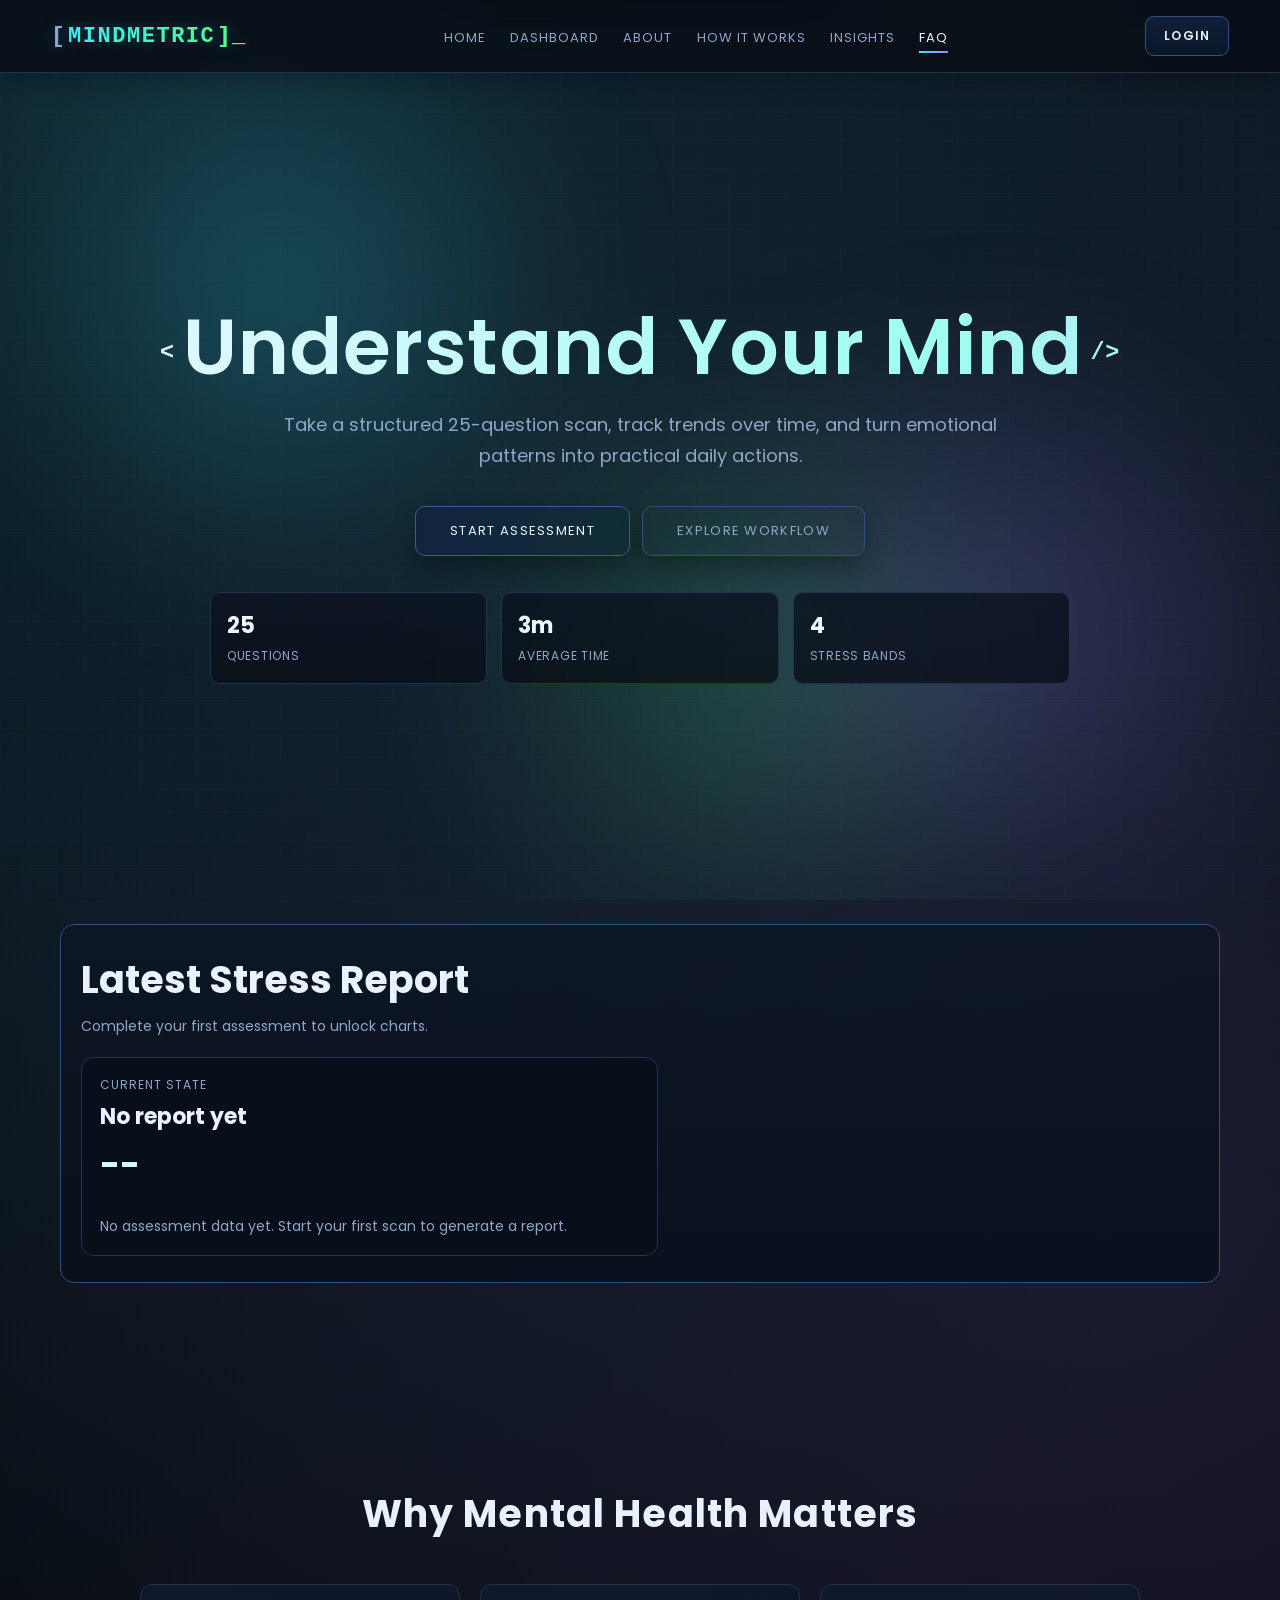
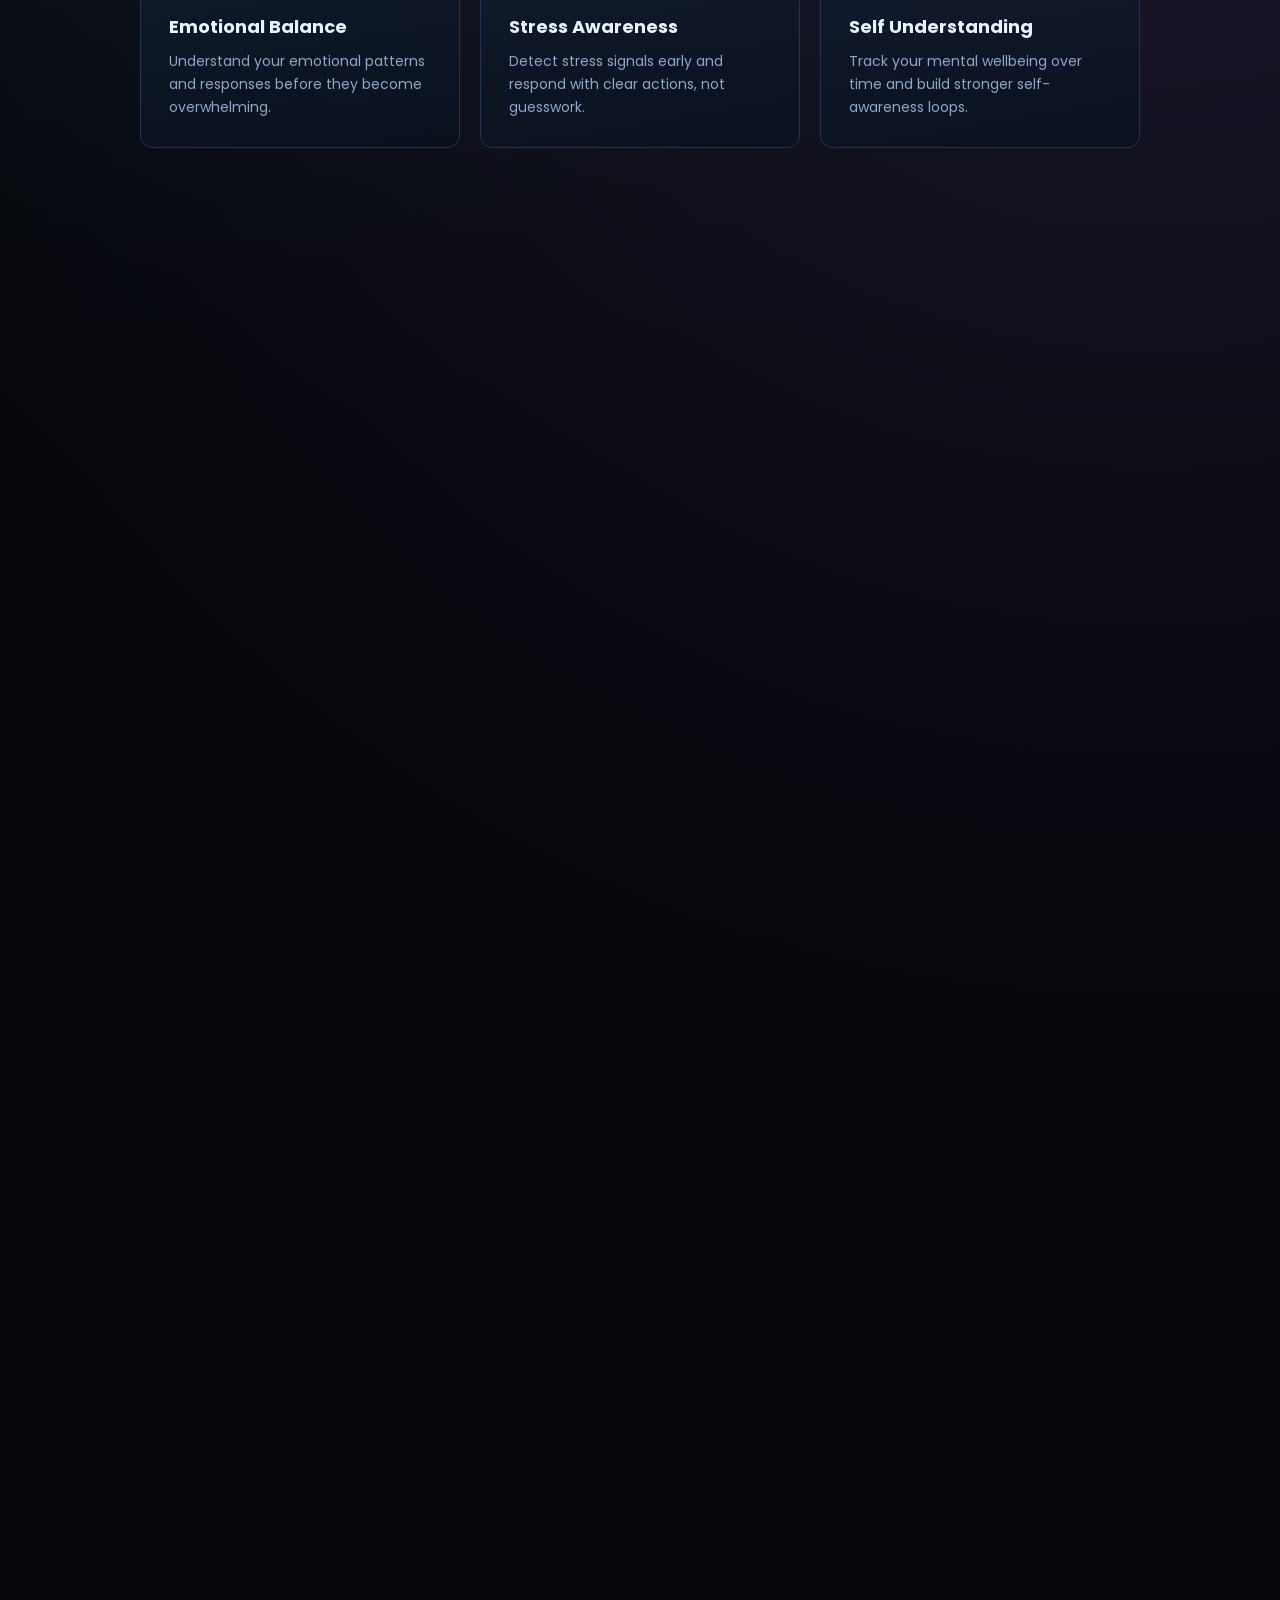
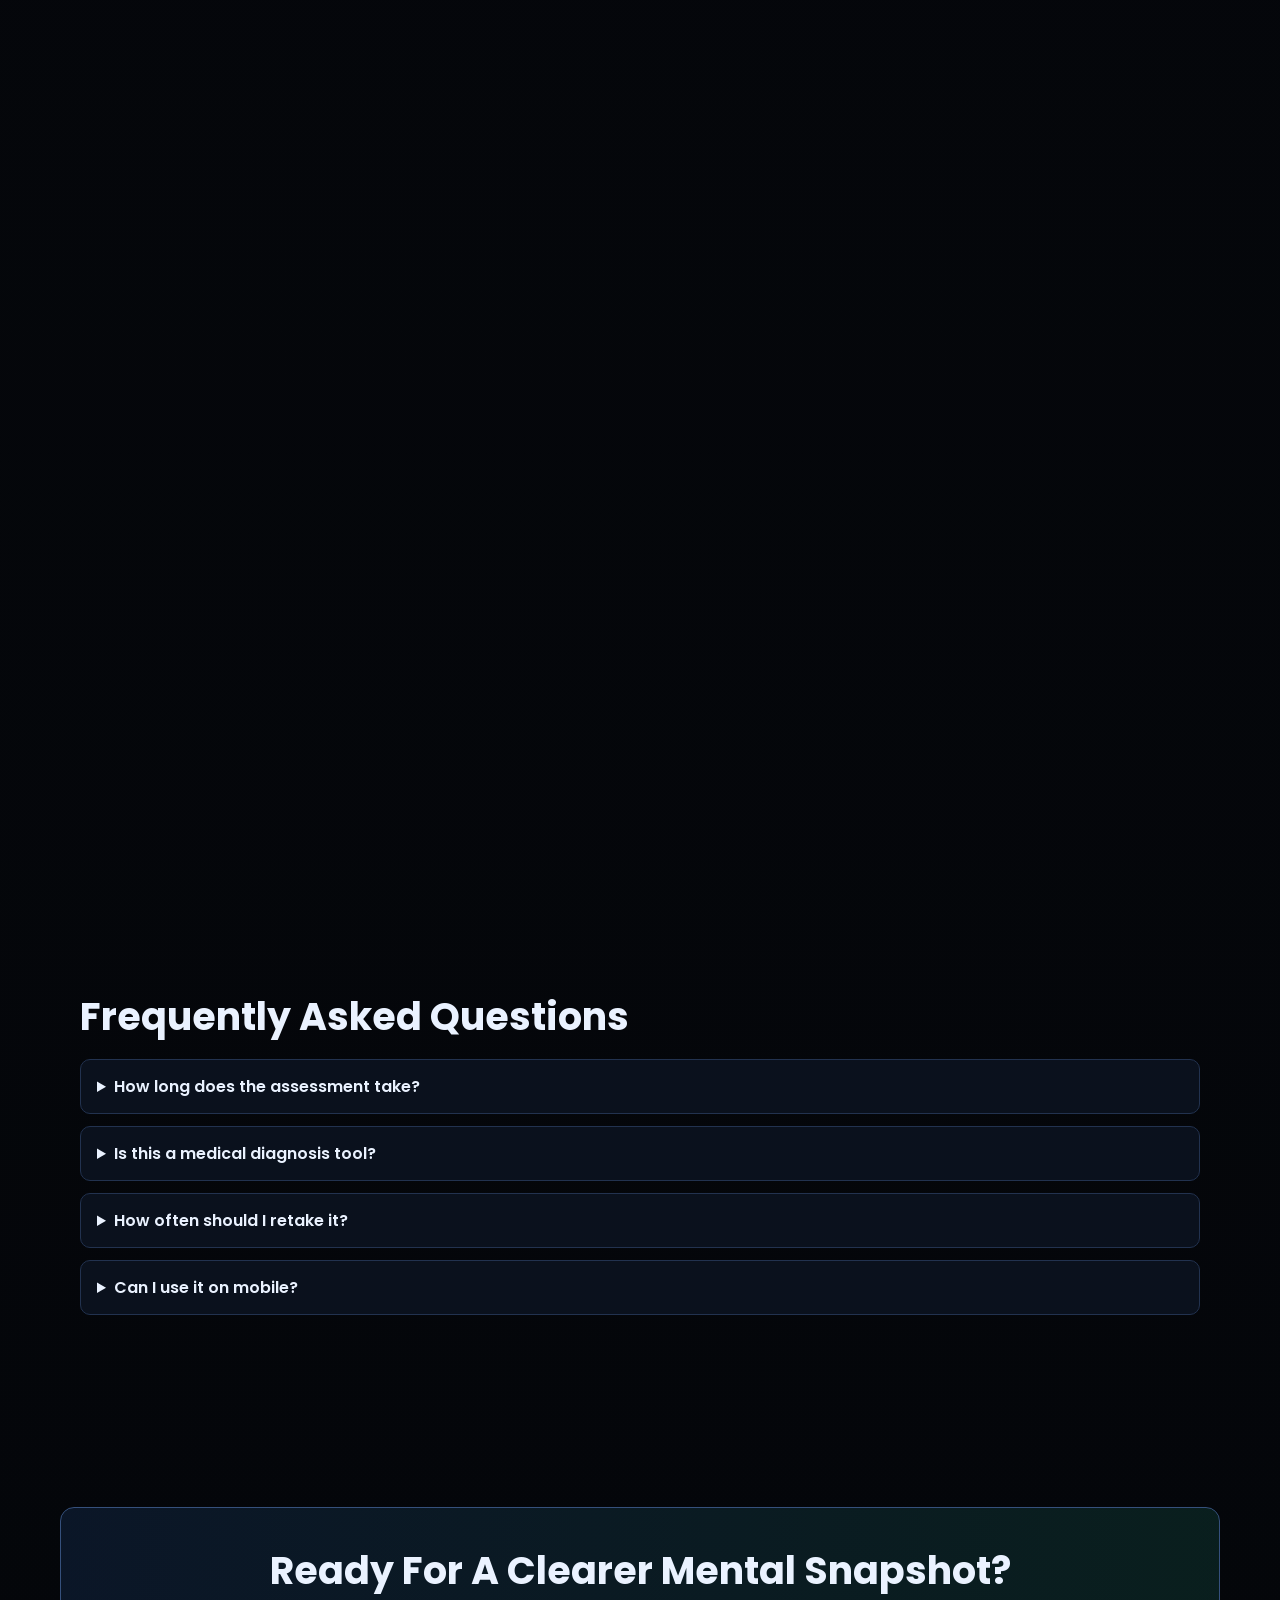
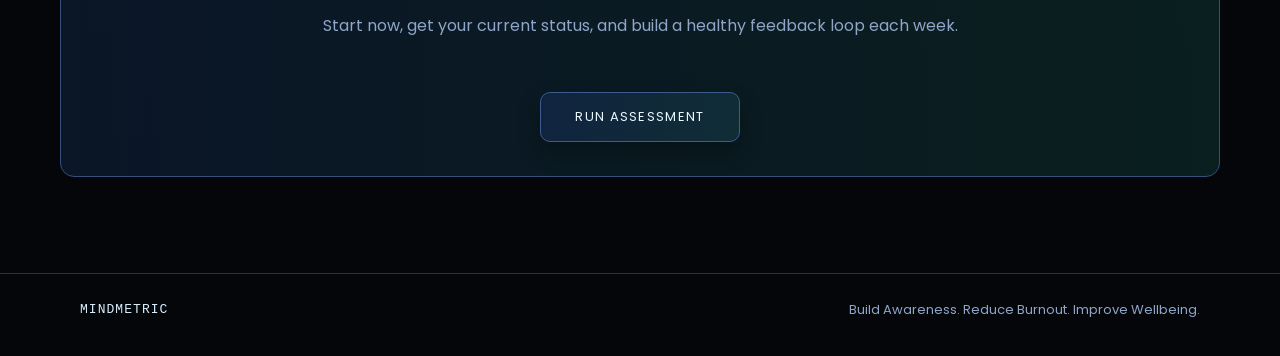
<file: index.html>
﻿<!DOCTYPE html>
<html lang="en">
<head>
<meta charset="UTF-8">
<meta name="viewport" content="width=device-width, initial-scale=1.0">
<title>MindMetric</title>
<link rel="stylesheet" href="css/style.css">
<link href="https://fonts.googleapis.com/css2?family=Poppins:wght@300;400;600&display=swap" rel="stylesheet">
</head>
<body>
<nav class="navbar">
<div class="logo">MindMetric</div>

<button id="navToggle" class="nav-toggle" type="button" aria-label="Toggle menu" aria-expanded="false" aria-controls="navMenu">
&#9776;
</button>

<ul class="nav-links" id="navMenu">
<li><a href="index.html">Home</a></li>
<li><a href="#dashboard">Dashboard</a></li>
<li><a href="#about">About</a></li>
<li><a href="#how">How It Works</a></li>
<li><a href="#insights">Insights</a></li>
<li><a href="#faq">FAQ</a></li>
</ul>

<div class="nav-right">
<button id="loginBtn" onclick="window.location.href='login.html'">Login</button>

<img src="images/login-icon-bw.svg"
class="profile-icon"
id="profileIcon"
alt="Open profile menu"
tabindex="0"
role="button"
onclick="toggleMenu()"
onkeydown="if(event.key==='Enter' || event.key===' '){event.preventDefault();toggleMenu();}">

<div id="dropdown" class="dropdown">
<button type="button" class="dropdown-item" onclick="logout()">Logout</button>
</div>

</div>
</nav>

<section class="hero">
<div class="blob blob1"></div>
<div class="blob blob2"></div>
<div class="blob blob3"></div>

<h1 class="hero-title">Understand Your Mind</h1>

<p class="hero-subtitle">
Take a structured 25-question scan, track trends over time, and turn emotional patterns into practical daily actions.
</p>

<div class="hero-actions">
<button class="cta-button" onclick="startAssessment()">Start Assessment</button>
<button class="cta-button ghost" onclick="window.location.href='#how'">Explore Workflow</button>
</div>

<div class="hero-mini-stats reveal">
<div class="mini-stat"><strong>25</strong><span>Questions</span></div>
<div class="mini-stat"><strong>3m</strong><span>Average Time</span></div>
<div class="mini-stat"><strong>4</strong><span>Stress Bands</span></div>
</div>
</section>
<section class="home-report reveal" id="dashboard">
<div class="section-shell home-report-shell">
<div class="home-report-head">
<h2>Latest Stress Report</h2>
<p id="homeTaken">Complete your first assessment to unlock charts.</p>
</div>

<div class="home-report-grid">
<div class="home-report-main">
<div class="home-state-wrap">
<span class="home-state-label">Current State</span>
<h3 id="homeState">No report yet</h3>
<strong id="homeScore">--</strong>
</div>
<div id="homeStressBars" class="home-stress-bars"></div>
<p id="homeReportEmpty" class="home-report-empty">No assessment data yet. Start your first scan to generate a report.</p>
</div>

<div class="home-trend-card" id="homeTrendWrap">
<h4>Recent Trend</h4>
<svg viewBox="0 0 460 150" preserveAspectRatio="none" aria-label="Recent stress trend">
<line x1="16" y1="18" x2="16" y2="134"></line>
<line x1="16" y1="134" x2="444" y2="134"></line>
<path id="homeTrendPath" d="" class="home-trend-path"></path>
</svg>
<div class="home-trend-scale">
<span>Low</span>
<span>Moderate</span>
<span>High</span>
<span>Critical</span>
</div>
</div>
</div>
</div>
</section>
<section class="features reveal" id="about">
<h2>Why Mental Health Matters</h2>
<div class="feature-cards reveal">
<div class="card">
<h3>Emotional Balance</h3>
<p>Understand your emotional patterns and responses before they become overwhelming.</p>
</div>

<div class="card">
<h3>Stress Awareness</h3>
<p>Detect stress signals early and respond with clear actions, not guesswork.</p>
</div>

<div class="card">
<h3>Self Understanding</h3>
<p>Track your mental wellbeing over time and build stronger self-awareness loops.</p>
</div>
</div>
</section>

<section class="workflow reveal" id="how">
<div class="section-shell">
<h2>How MindMetric Works</h2>
<p class="section-subtitle">A developer-style pipeline for personal wellbeing: input, analysis, score, action.</p>

<div class="workflow-grid">
<article class="flow-card">
<span class="flow-index">01</span>
<h3>Input Capture</h3>
<p>Answer behavior-based prompts covering mood, sleep, focus, and social load.</p>
</article>

<article class="flow-card">
<span class="flow-index">02</span>
<h3>Signal Processing</h3>
<p>Responses are weighted to map your current pressure level and emotional stability.</p>
</article>

<article class="flow-card">
<span class="flow-index">03</span>
<h3>Outcome Band</h3>
<p>Get a clear state: Healthy, Moderate Stress, High Stress, or Critical.</p>
</article>

<article class="flow-card">
<span class="flow-index">04</span>
<h3>Action Loop</h3>
<p>Use the result as a checkpoint, then reassess periodically to monitor trend direction.</p>
</article>
</div>
</div>
</section>

<section class="numbers reveal" id="insights">
<div class="section-shell">
<h2>Platform Snapshot</h2>
<div class="numbers-grid">
<div class="number-card">
<h3>98%</h3>
<p>Users complete the full assessment in one session.</p>
</div>
<div class="number-card">
<h3>2.8 min</h3>
<p>Median completion time on mobile and desktop combined.</p>
</div>
<div class="number-card">
<h3>Weekly</h3>
<p>Recommended reassessment interval for meaningful trend tracking.</p>
</div>
<div class="number-card">
<h3>Actionable</h3>
<p>Result labels are intentionally simple for fast real-world decision making.</p>
</div>
</div>
</div>
</section>

<section class="insight-panels reveal">
<div class="section-shell two-col">
<div class="panel-block">
<h2>What You Can Learn</h2>
<ul class="insight-list">
<li><span>Pattern Drift</span><p>See whether stress is stable, rising, or improving week-to-week.</p></li>
<li><span>Risk Windows</span><p>Identify periods where workload and emotional strain overlap.</p></li>
<li><span>Recovery Signals</span><p>Track small positive changes before burnout symptoms disappear completely.</p></li>
<li><span>Personal Baseline</span><p>Build your own normal range instead of comparing with generic averages.</p></li>
</ul>
</div>

<div class="panel-block terminal">
<h3>Sample Status Feed</h3>
<pre><code>[mindmetric] session_id: MM-0421
[mindmetric] mode: weekly-check
[mindmetric] score: 46%
[mindmetric] state: Moderate Stress
[mindmetric] trend: +6% (7 days)
[mindmetric] recommendation: recovery-block + sleep hygiene</code></pre>
</div>
</div>
</section>

<section class="india-stats reveal" id="india-stats">
<div class="section-shell">
<h2>Stress In India: Quick Stats</h2>
<div class="testimonials-grid">
<article class="quote-card stat-card">
<h3>1 in 7 People</h3>
<p>In 2017, an estimated <strong>197.3 million</strong> people in India were living with mental disorders.</p>
<span class="stat-source">Source: Lancet Psychiatry (GBD 1990-2017), published February 2020</span>
</article>

<article class="quote-card stat-card">
<h3>10.6% Current Morbidity</h3>
<p>India's National Mental Health Survey (2015-16) estimated <strong>10.6%</strong> current mental morbidity and <strong>13.7%</strong> lifetime morbidity.</p>
<span class="stat-source">Source: NMHS 2015-16 (MoHFW/NIMHANS)</span>
</article>

<article class="quote-card stat-card">
<h3>1,70,924 Suicides (2022)</h3>
<p>NCRB recorded <strong>1,70,924</strong> suicides in 2022, with an all-India suicide rate of <strong>12.4 per lakh</strong>.</p>
<span class="stat-source">Source: NCRB ADSI 2022, Chapter 2</span>
</article>

<article class="quote-card stat-card">
<h3>Student Stress Signal</h3>
<p>Students accounted for <strong>7.6%</strong> of suicide deaths in 2022, i.e., <strong>13,044</strong> student suicides.</p>
<span class="stat-source">Source: NCRB ADSI 2022, profession-wise distribution</span>
</article>

<article class="quote-card stat-card">
<h3>Help-Seeking Is Rising</h3>
<p>Tele-MANAS handled <strong>34.34 lakh+</strong> calls since launch (October 10, 2022) up to March 3, 2026.</p>
<span class="stat-source">Source: PIB MoHFW update dated March 23, 2026</span>
</article>

<article class="quote-card stat-card">
<h3>Top Recorded Causes</h3>
<p>In 2022, the two largest recorded causes of suicide were <strong>family problems (31.7%)</strong> and <strong>illness (18.4%)</strong>.</p>
<span class="stat-source">Source: NCRB ADSI 2022 cause-wise analysis</span>
</article>
</div>
</div>
</section>

<section class="faq reveal" id="faq">
<div class="section-shell">
<h2>Frequently Asked Questions</h2>
<div class="faq-list">
<details>
<summary>How long does the assessment take?</summary>
<p>Most users finish in 2 to 4 minutes.</p>
</details>
<details>
<summary>Is this a medical diagnosis tool?</summary>
<p>No. It is a wellness screening and reflection tool, not a clinical diagnosis platform.</p>
</details>
<details>
<summary>How often should I retake it?</summary>
<p>Weekly is a strong default for trend visibility without fatigue.</p>
</details>
<details>
<summary>Can I use it on mobile?</summary>
<p>Yes, the interface is responsive and optimized for both mobile and desktop.</p>
</details>
</div>
</div>
</section>

<section class="bottom-cta reveal">
<div class="section-shell">
<h2>Ready For A Clearer Mental Snapshot?</h2>
<p>Start now, get your current status, and build a healthy feedback loop each week.</p>
<button class="cta-button" onclick="startAssessment()">Run Assessment</button>
</div>
</section>

<footer class="site-footer">
<div class="section-shell footer-row">
<p>MindMetric</p>
<span>Build Awareness. Reduce Burnout. Improve Wellbeing.</span>
</div>
</footer>

<div id="notifyBar" class="notify-bar" aria-live="polite">
Please login first to take the assessment
</div>

<script src="js/script.js" defer></script>
</body>
</html>
</file>
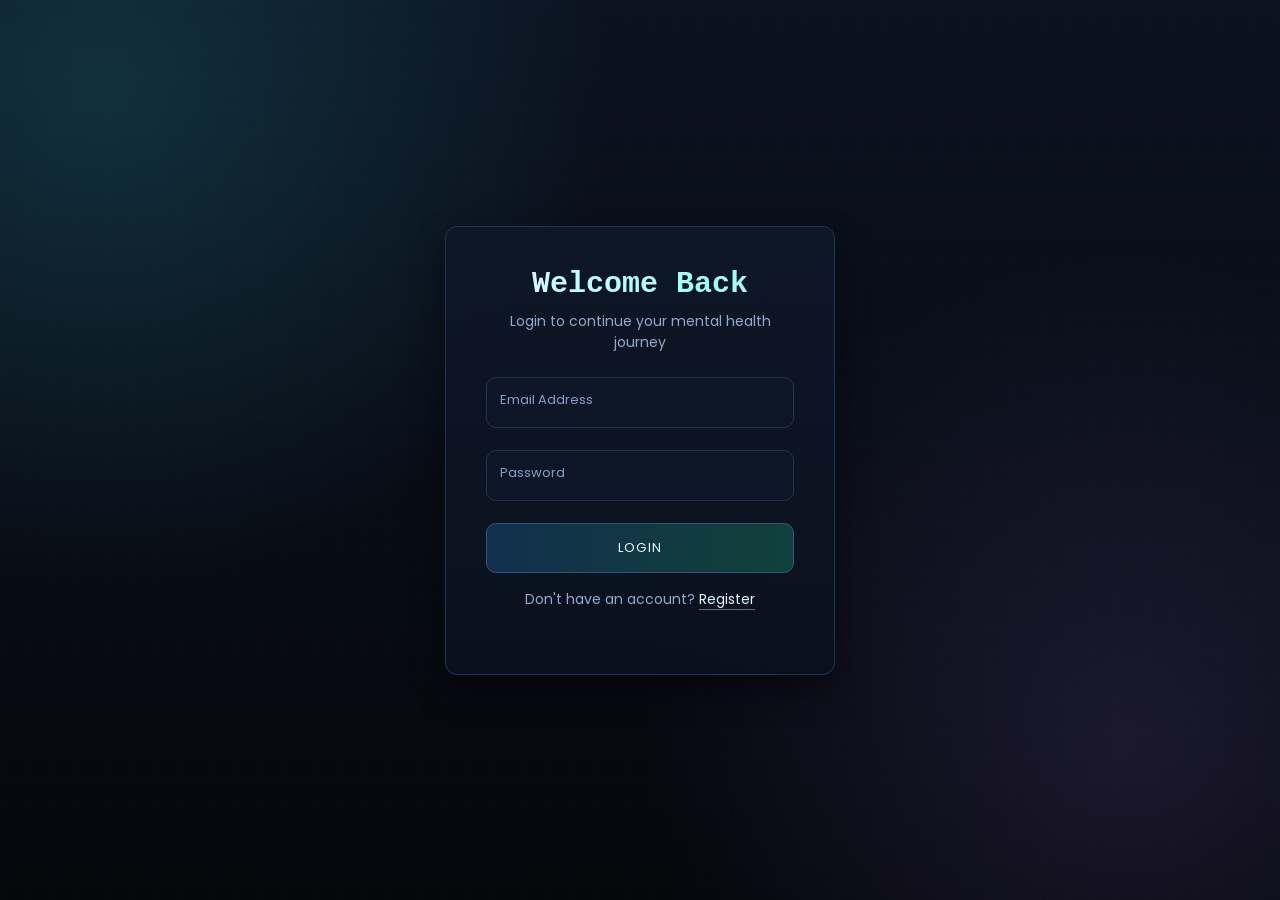
<file: login.html>
<!DOCTYPE html>
<html lang="en">
<head>
<meta charset="UTF-8">
<meta name="viewport" content="width=device-width, initial-scale=1.0">
<title>Login | MindMetric</title>
<link rel="stylesheet" href="css/auth.css">
<link href="https://fonts.googleapis.com/css2?family=Poppins:wght@300;400;600&display=swap" rel="stylesheet">
</head>
<body>
<div class="auth-container">
<div class="auth-card">
<h2>Welcome Back</h2>
<p>Login to continue your mental health journey</p>

<form id="loginForm" novalidate>
<div class="input-group">
<input type="email" id="loginEmail" placeholder=" " autocomplete="email" required>
<label for="loginEmail">Email Address</label>
</div>

<div class="input-group">
<input type="password" id="loginPassword" placeholder=" " autocomplete="current-password" required>
<label for="loginPassword">Password</label>
</div>

<button class="auth-btn" type="submit"><span>Login</span></button>
</form>

<p class="switch-text">
Don't have an account?
<a href="register.html">Register</a>
</p>
</div>
</div>
<script src="js/script.js" defer></script>
</body>
</html>
</file>
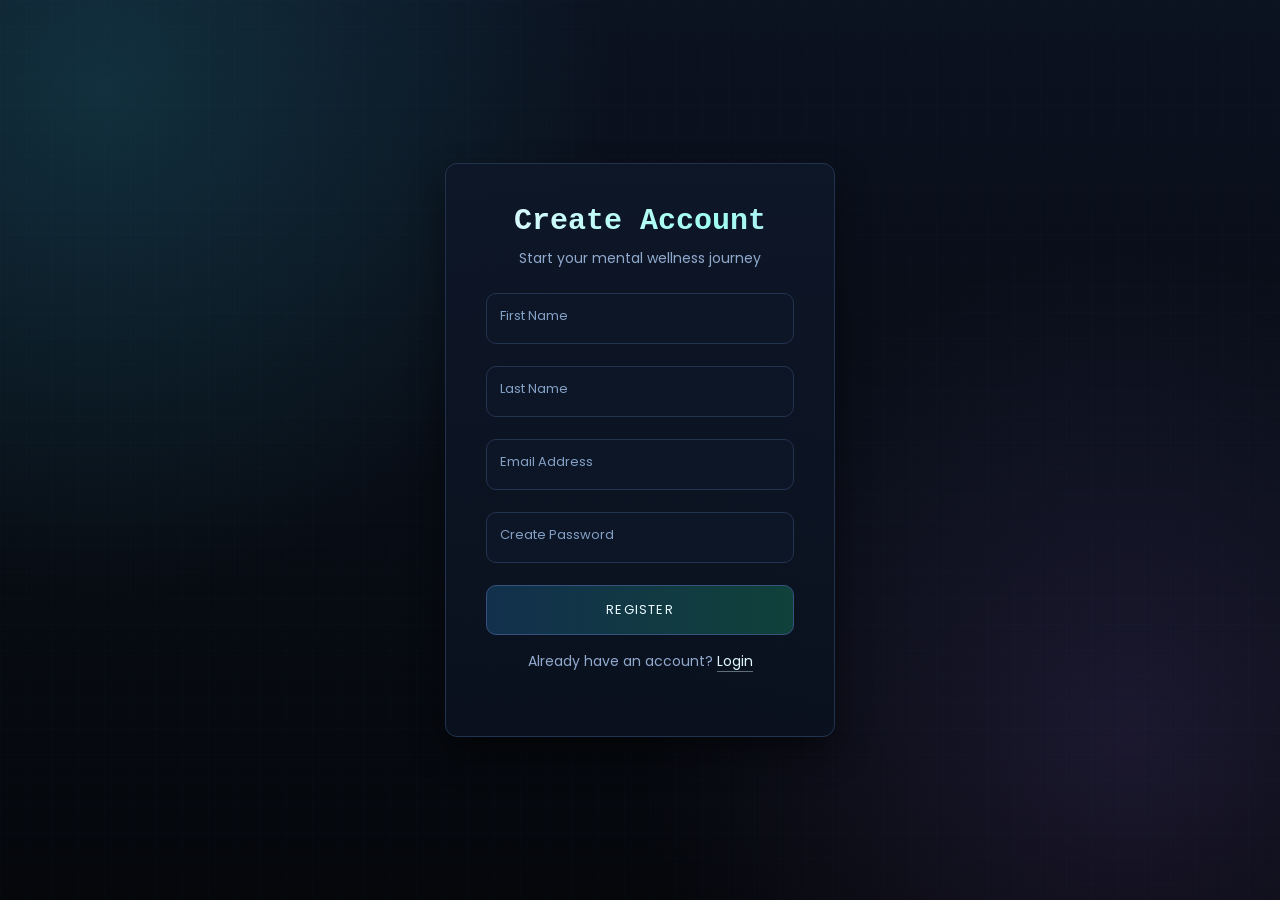
<file: register.html>
<!DOCTYPE html>
<html lang="en">
<head>
<meta charset="UTF-8">
<meta name="viewport" content="width=device-width, initial-scale=1.0">
<title>Register | MindMetric</title>
<link rel="stylesheet" href="css/auth.css">
<link href="https://fonts.googleapis.com/css2?family=Poppins:wght@300;400;600&display=swap" rel="stylesheet">
</head>
<body>
<div class="auth-container">
<div class="auth-card">
<h2>Create Account</h2>
<p>Start your mental wellness journey</p>

<form id="registerForm" novalidate>
<div class="input-group">
<input type="text" id="firstName" placeholder=" " autocomplete="given-name" required>
<label for="firstName">First Name</label>
</div>

<div class="input-group">
<input type="text" id="lastName" placeholder=" " autocomplete="family-name" required>
<label for="lastName">Last Name</label>
</div>

<div class="input-group">
<input type="email" id="email" placeholder=" " autocomplete="email" required>
<label for="email">Email Address</label>
</div>

<div class="input-group">
<input type="password" id="password" placeholder=" " autocomplete="new-password" minlength="6" required>
<label for="password">Create Password</label>
</div>

<button class="auth-btn" type="submit">Register</button>
</form>

<p class="switch-text">
Already have an account?
<a href="login.html">Login</a>
</p>
</div>
</div>
<script src="js/script.js" defer></script>
</body>
</html>
</file>
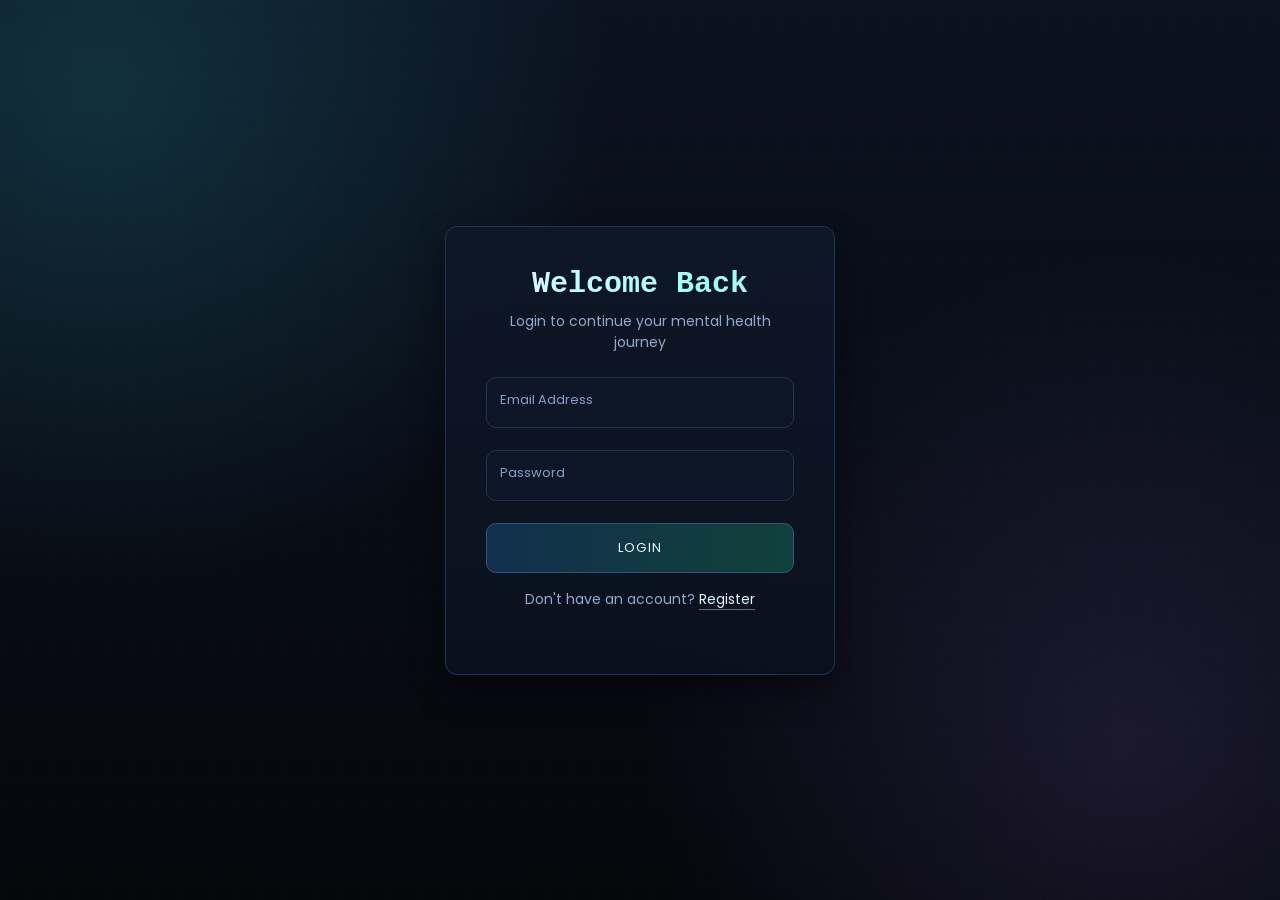
<file: test.html>
<!DOCTYPE html>
<html lang="en">
<head>
<meta charset="UTF-8">
<meta name="viewport" content="width=device-width, initial-scale=1.0">
<title>Assessment | MindMetric</title>
<link href="https://fonts.googleapis.com/css2?family=Poppins:wght@300;400;600&display=swap" rel="stylesheet">
<link rel="stylesheet" href="css/style.css">
</head>
<body>
<div class="test-wrapper">
<div class="progress-bar" aria-label="Assessment progress">
<div id="progress" role="progressbar" aria-valuemin="0" aria-valuemax="100" aria-valuenow="0"></div>
</div>

<div class="question-card">
<h2 id="questionText" aria-live="polite"></h2>
<div id="optionsContainer"></div>
</div>
</div>
<script src="js/test.js" defer></script>
</body>
</html>
</file>
<file: css/style.css>
:root {
  --bg-0: #05070b;
  --bg-1: #0a0f18;
  --bg-2: #101827;
  --panel: #0d1422;
  --panel-soft: #111b2d;
  --line: #22324f;
  --line-strong: #35507c;
  --text: #eaf2ff;
  --muted: #8fa6c9;
  --accent-cyan: #3ee9ff;
  --accent-green: #4dff91;
  --accent-violet: #a77dff;
  --accent-pink: #ff6fd8;
  --shadow-lg: 0 18px 40px rgba(0, 0, 0, 0.45);
}

* {
  margin: 0;
  padding: 0;
  box-sizing: border-box;
  font-family: "Poppins", sans-serif;
}

html {
  scroll-behavior: smooth;
  width: 100%;
  max-width: 100%;
  overflow-x: hidden;
}

body {
  min-height: 100vh;
  color: var(--text);
  background:
    radial-gradient(circle at 8% 0%, rgba(62, 233, 255, 0.12), transparent 36%),
    radial-gradient(circle at 90% 25%, rgba(167, 125, 255, 0.12), transparent 34%),
    linear-gradient(180deg, var(--bg-1), var(--bg-0) 40%, #04060a 100%);
  overflow-x: hidden;
  animation: pageFade 0.5s ease;
  position: relative;
  width: 100%;
  max-width: 100%;
}

body::before {
  content: "";
  position: fixed;
  inset: 0;
  pointer-events: none;
  background-image:
    linear-gradient(rgba(95, 140, 210, 0.11) 1px, transparent 1px),
    linear-gradient(90deg, rgba(95, 140, 210, 0.11) 1px, transparent 1px);
  background-size: 28px 28px;
  opacity: 0.22;
  z-index: -2;
}

body::after {
  content: "";
  position: fixed;
  inset: 0;
  pointer-events: none;
  background: repeating-linear-gradient(
    180deg,
    rgba(255, 255, 255, 0.02),
    rgba(255, 255, 255, 0.02) 1px,
    transparent 1px,
    transparent 3px
  );
  opacity: 0.12;
  z-index: -1;
}

.navbar {
  display: flex;
  justify-content: space-between;
  align-items: center;
  padding: 16px clamp(16px, 4vw, 56px);
  background: rgba(9, 14, 23, 0.86);
  backdrop-filter: blur(14px);
  -webkit-backdrop-filter: blur(14px);
  border-bottom: 1px solid var(--line);
  box-shadow: 0 8px 24px rgba(0, 0, 0, 0.25);
  position: fixed;
  width: 100%;
  top: 0;
  left: 0;
  z-index: 100;
}

.logo {
  position: relative;
  font-size: 22px;
  font-weight: 600;
  letter-spacing: 0.07em;
  text-transform: uppercase;
  font-family: Consolas, "Courier New", monospace;
  color: transparent;
  background: linear-gradient(90deg, var(--accent-cyan), var(--accent-green), var(--accent-violet), var(--accent-cyan));
  background-size: 260% 100%;
  -webkit-background-clip: text;
  background-clip: text;
  animation: logoSpectrum 8s linear infinite, logoGlitch 2.8s steps(1) infinite;
  text-shadow: 0 0 14px rgba(62, 233, 255, 0.25);
}

.logo::before {
  content: "[";
  color: var(--muted);
  margin-right: 2px;
}

.logo::after {
  content: "]_";
  color: var(--accent-green);
  margin-left: 2px;
  animation: cursorBlink 0.9s steps(1) infinite;
}

.nav-links {
  display: flex;
  align-items: center;
  gap: 24px;
  list-style: none;
}

.nav-links a {
  text-decoration: none;
  color: var(--muted);
  font-size: 13px;
  text-transform: uppercase;
  letter-spacing: 0.08em;
  transition: 0.25s;
  position: relative;
}

.nav-links a::after {
  content: "";
  position: absolute;
  left: 0;
  bottom: -6px;
  width: 0%;
  height: 2px;
  background: linear-gradient(90deg, var(--accent-cyan), var(--accent-violet));
  transition: width 0.25s ease;
}

.nav-links a:hover {
  color: #d9e7ff;
}

.nav-links a:hover::after {
  width: 100%;
}

.nav-right {
  position: relative;
  display: flex;
  align-items: center;
  gap: 14px;
}

.nav-toggle {
  display: none;
  border: 1px solid var(--line-strong);
  background: #0b1628;
  color: var(--text);
  border-radius: 8px;
  padding: 6px 10px;
  font-size: 16px;
  line-height: 1;
  cursor: pointer;
}

#loginBtn {
  padding: 10px 18px;
  border: 1px solid var(--line-strong);
  border-radius: 9px;
  background: linear-gradient(180deg, #10203a, #0a1527);
  color: var(--text);
  font-size: 12px;
  font-weight: 600;
  letter-spacing: 0.09em;
  text-transform: uppercase;
  cursor: pointer;
  transition: transform 0.2s ease, box-shadow 0.2s ease, border-color 0.2s ease;
}

#loginBtn:hover {
  transform: translateY(-2px);
  border-color: var(--accent-cyan);
  box-shadow: 0 8px 18px rgba(62, 233, 255, 0.22);
}

.profile-icon {
  width: 36px;
  height: 36px;
  object-fit: cover;
  cursor: pointer;
  display: none;
  border-radius: 50%;
  border: 1px solid #4f5f7a;
  background: #ffffff;
  transition: 0.2s;
}

.profile-icon:hover {
  transform: scale(1.05);
  border-color: #d9e2ef;
  box-shadow: 0 0 0 3px rgba(220, 230, 242, 0.18);
}

.dropdown {
  position: absolute;
  right: 0;
  top: 47px;
  background: #091224;
  border: 1px solid var(--line-strong);
  padding: 8px;
  border-radius: 10px;
  display: none;
  min-width: 150px;
  box-shadow: var(--shadow-lg);
}

.dropdown-item {
  width: 100%;
  border: none;
  background: transparent;
  color: var(--muted);
  text-align: left;
  cursor: pointer;
  padding: 9px 10px;
  border-radius: 7px;
  transition: 0.2s;
  font-family: Consolas, "Courier New", monospace;
}

.dropdown-item:hover,
.dropdown-item:focus-visible {
  color: var(--text);
  background: rgba(62, 233, 255, 0.12);
  outline: none;
}

.hero {
  min-height: 100vh;
  width: 100%;
  max-width: 100%;
  display: flex;
  flex-direction: column;
  align-items: center;
  justify-content: center;
  text-align: center;
  padding: 140px 20px 50px;
  position: relative;
  overflow: hidden;
}

.hero-title {
  font-size: clamp(40px, 8vw, 78px);
  font-weight: 600;
  line-height: 1.05;
  letter-spacing: 0.01em;
  color: transparent;
  background: linear-gradient(90deg, #dff8ff, #9ffff0, #d8c7ff, #dff8ff);
  background-size: 240% 100%;
  -webkit-background-clip: text;
  background-clip: text;
  -webkit-text-fill-color: transparent;
  animation: gradientMove 16s linear infinite;
}

.hero-title::before,
.hero-title::after {
  color: #6f87ad;
  font-family: Consolas, "Courier New", monospace;
  font-size: 0.3em;
  vertical-align: middle;
}

.hero-title::before {
  content: "<";
  margin-right: 8px;
}

.hero-title::after {
  content: "/>";
  margin-left: 8px;
}

.hero-subtitle {
  margin-top: 22px;
  max-width: 720px;
  color: var(--muted);
  line-height: 1.7;
  font-size: clamp(15px, 2.2vw, 18px);
  animation: fadeFloat 3.2s ease-in-out infinite;
}

.cta-button {
  margin-top: 34px;
  padding: 14px 34px;
  border-radius: 10px;
  border: 1px solid #3c5c8f;
  background: linear-gradient(90deg, #10243f, #102d35);
  color: #e9f8ff;
  font-size: 13px;
  letter-spacing: 0.1em;
  text-transform: uppercase;
  cursor: pointer;
  transition: transform 0.2s ease, box-shadow 0.2s ease, border-color 0.2s ease;
  box-shadow: 0 10px 22px rgba(0, 0, 0, 0.3);
}

.cta-button:hover {
  transform: translateY(-2px);
  border-color: var(--accent-cyan);
  box-shadow: 0 10px 24px rgba(62, 233, 255, 0.25);
}

.features {
  width: min(1160px, 100%);
  margin: 0 auto;
  padding: 106px 20px;
  text-align: center;
}

.features h2 {
  font-size: clamp(28px, 4.5vw, 38px);
  margin-bottom: 42px;
  color: #e7f1ff;
  letter-spacing: 0.03em;
}

.feature-cards {
  display: flex;
  flex-wrap: wrap;
  justify-content: center;
  gap: 20px;
}

.card {
  width: 260px;
  max-width: 320px;
  flex: 1 1 250px;
  padding: 28px;
  border-radius: 12px;
  background: linear-gradient(170deg, rgba(16, 27, 46, 0.85), rgba(10, 17, 30, 0.85));
  border: 1px solid var(--line);
  text-align: left;
  position: relative;
  overflow: hidden;
  transition: transform 0.22s ease, border-color 0.22s ease, box-shadow 0.22s ease;
}

.card::before {
  content: "";
  position: absolute;
  inset: 0;
  background: linear-gradient(120deg, transparent, rgba(62, 233, 255, 0.12), transparent);
  transform: translateX(-120%);
  transition: transform 0.5s ease;
}

.card:hover::before {
  transform: translateX(120%);
}

.card h3 {
  font-size: 18px;
  margin-bottom: 10px;
}

.card p {
  color: var(--muted);
  font-size: 14px;
  line-height: 1.65;
}

.card:hover {
  transform: translateY(-6px);
  border-color: #4a78bf;
  box-shadow: 0 12px 22px rgba(0, 0, 0, 0.28);
}

.notify-bar {
  position: fixed;
  top: -80px;
  left: 50%;
  transform: translateX(-50%);
  background: linear-gradient(90deg, #2dffd3, #56b8ff);
  color: #0b1020;
  font-size: 13px;
  font-weight: 700;
  padding: 12px 20px;
  border-radius: 8px;
  box-shadow: var(--shadow-lg);
  transition: 0.35s;
  z-index: 150;
}

.notify-bar.show {
  top: 18px;
}

.blob {
  position: absolute;
  width: 360px;
  height: 360px;
  border-radius: 50%;
  filter: blur(125px);
  opacity: 0.3;
  pointer-events: none;
  animation: blobMove 11s ease-in-out infinite;
}

.blob1 {
  background: rgba(62, 233, 255, 0.8);
  top: 12%;
  left: 8%;
}

.blob2 {
  background: rgba(167, 125, 255, 0.8);
  top: 50%;
  right: 8%;
  animation-duration: 13s;
}

.blob3 {
  background: rgba(77, 255, 145, 0.7);
  bottom: 6%;
  left: 44%;
  animation-duration: 15s;
}

.reveal {
  opacity: 0;
  transform: translateY(42px);
  transition: all 0.75s ease;
}

.reveal.active {
  opacity: 1;
  transform: translateY(0);
}

.test-wrapper {
  min-height: 100vh;
  width: min(920px, 100%);
  margin: 0 auto;
  display: flex;
  flex-direction: column;
  align-items: center;
  justify-content: center;
  padding: 110px 20px 40px;
}

.progress-bar {
  width: min(740px, 100%);
  height: 8px;
  border-radius: 999px;
  border: 1px solid var(--line-strong);
  background: #0b1321;
  margin-bottom: 32px;
  overflow: hidden;
}

#progress {
  width: 0%;
  height: 100%;
  background: linear-gradient(90deg, var(--accent-cyan), var(--accent-green), var(--accent-violet));
  background-size: 220% 100%;
  animation: progressShift 3s linear infinite;
  transition: width 0.3s ease;
}

.question-card {
  width: 100%;
  max-width: 620px;
  padding: 40px;
  border-radius: 12px;
  background: linear-gradient(180deg, rgba(13, 20, 34, 0.96), rgba(10, 16, 28, 0.96));
  border: 1px solid var(--line-strong);
  text-align: center;
  box-shadow: var(--shadow-lg);
  animation: cardEntrance 0.5s ease;
  transition: transform 0.42s ease, opacity 0.42s ease;
  will-change: transform, opacity;
}

.question-card.slide-out-left {
  transform: translateX(-80px);
  opacity: 0;
}

.question-card.slide-in-right {
  transform: translateX(80px);
  opacity: 0;
}


#questionText {
  line-height: 1.5;
}

.option-btn {
  display: block;
  width: 100%;
  margin: 11px 0;
  padding: 14px;
  border-radius: 10px;
  border: 1px solid var(--line-strong);
  background: #0f1a2d;
  color: #e5efff;
  font-size: 13px;
  letter-spacing: 0.08em;
  text-transform: uppercase;
  cursor: pointer;
  transition: 0.2s;
}

.option-btn:hover {
  background: linear-gradient(90deg, #12304d, #103f37);
  border-color: var(--accent-cyan);
  transform: translateY(-1px);
}

.option-btn.selected {
  background: linear-gradient(90deg, #1b466d, #1f6653);
  border-color: var(--accent-green);
}

.option-btn:disabled {
  opacity: 0.9;
  cursor: default;
}

.result-container {
  text-align: center;
  padding: 40px;
  animation: fadeResult 0.45s ease;
}

.score-circle {
  position: relative;
  width: 180px;
  height: 180px;
  margin: 28px auto;
  display: flex;
  align-items: center;
  justify-content: center;
}

.score-circle svg {
  position: absolute;
  top: 0;
  left: 0;
}

.score-text {
  position: absolute;
  font-size: 34px;
  font-weight: 600;
  color: var(--text);
  z-index: 2;
}

.circle-bg {
  fill: none;
  stroke: #233553;
  stroke-width: 14;
}

.circle-progress {
  fill: none;
  stroke: url(#gradient);
  stroke-width: 14;
  stroke-linecap: round;
  transform: rotate(-90deg);
  transform-origin: 50% 50%;
  transition: stroke-dashoffset 0.2s;
}

.home-btn {
  margin-top: 22px;
  padding: 12px 28px;
  border: 1px solid var(--line-strong);
  border-radius: 10px;
  background: linear-gradient(90deg, #0f2744, #104241);
  color: #e9f8ff;
  font-size: 12px;
  letter-spacing: 0.09em;
  text-transform: uppercase;
  cursor: pointer;
  transition: 0.2s;
}

.home-btn:hover {
  border-color: var(--accent-cyan);
  transform: translateY(-2px);
}

.feature-cards .card {
  opacity: 0;
  transform: translateY(30px);
  animation: cardReveal 0.65s forwards;
}

.feature-cards .card:nth-child(1) {
  animation-delay: 0.08s;
}

.feature-cards .card:nth-child(2) {
  animation-delay: 0.22s;
}

.feature-cards .card:nth-child(3) {
  animation-delay: 0.36s;
}

.nav-links a:focus-visible,
.cta-button:focus-visible,
.option-btn:focus-visible,
#loginBtn:focus-visible,
.home-btn:focus-visible,
.profile-icon:focus-visible {
  outline: 2px solid var(--accent-cyan);
  outline-offset: 3px;
}

@keyframes pageFade {
  from {
    opacity: 0;
    transform: translateY(8px);
  }

  to {
    opacity: 1;
    transform: translateY(0);
  }
}

@keyframes gradientMove {
  0% {
    background-position: 0% 50%;
  }

  100% {
    background-position: 240% 50%;
  }
}

@keyframes logoSpectrum {
  0% {
    background-position: 0% 50%;
  }

  100% {
    background-position: 260% 50%;
  }
}

@keyframes logoGlitch {
  0%,
  91%,
  100% {
    transform: translate(0, 0);
    filter: none;
  }

  92% {
    transform: translate(1px, -1px);
  }

  94% {
    transform: translate(-1px, 1px);
  }

  96% {
    transform: translate(1px, 0);
  }

  98% {
    transform: translate(0, -1px);
  }
}

@keyframes cursorBlink {
  0%,
  49% {
    opacity: 1;
  }

  50%,
  100% {
    opacity: 0;
  }
}

@keyframes fadeFloat {
  0%,
  100% {
    transform: translateY(0);
  }

  50% {
    transform: translateY(-3px);
  }
}

@keyframes blobMove {
  0% {
    transform: translate(0, 0) scale(1);
  }

  50% {
    transform: translate(54px, -36px) scale(1.14);
  }

  100% {
    transform: translate(0, 0) scale(1);
  }
}

@keyframes progressShift {
  0% {
    background-position: 0% 50%;
  }

  100% {
    background-position: 220% 50%;
  }
}

@keyframes cardEntrance {
  from {
    opacity: 0;
    transform: translateY(18px);
  }

  to {
    opacity: 1;
    transform: translateY(0);
  }
}

@keyframes fadeResult {
  from {
    opacity: 0;
    transform: translateY(12px);
  }

  to {
    opacity: 1;
    transform: translateY(0);
  }
}

@keyframes cardReveal {
  to {
    opacity: 1;
    transform: translateY(0);
  }
}

@media (max-width: 900px) {
  .nav-links {
    gap: 14px;
  }

  .hero {
    padding-top: 132px;
  }
}

@media (max-width: 768px) {
  .navbar {
    flex-direction: column;
    align-items: center;
    gap: 12px;
    padding: 14px 18px;
  }

  .nav-links {
    width: 100%;
    justify-content: center;
    gap: 12px;
    flex-wrap: wrap;
  }

  .nav-right {
    justify-content: center;
  }

  .hero {
    padding: 150px 20px 56px;
  }

  .hero-subtitle {
    font-size: 15px;
  }

  .cta-button {
    width: 100%;
    max-width: 310px;
  }

  .features {
    padding: 92px 18px;
  }

  .question-card {
    padding: 30px 18px;
  }

  .progress-bar {
    width: 100%;
  }

  .option-btn {
    font-size: 12px;
  }

  .score-circle {
    width: 150px;
    height: 150px;
  }
}
@media (prefers-reduced-motion: reduce) {
  *,
  *::before,
  *::after {
    animation: none !important;
    transition: none !important;
  }
}

.hero-actions {
  display: flex;
  gap: 12px;
  flex-wrap: wrap;
  justify-content: center;
}

.cta-button.ghost {
  background: transparent;
  border-color: var(--line-strong);
  color: var(--muted);
}

.cta-button.ghost:hover {
  color: var(--text);
  border-color: var(--accent-violet);
  box-shadow: 0 10px 24px rgba(167, 125, 255, 0.25);
}

.hero-mini-stats {
  margin-top: 36px;
  width: min(860px, 100%);
  display: grid;
  grid-template-columns: repeat(3, minmax(140px, 1fr));
  gap: 14px;
}

.mini-stat {
  border: 1px solid var(--line);
  background: linear-gradient(180deg, rgba(11, 18, 31, 0.8), rgba(9, 14, 24, 0.8));
  border-radius: 10px;
  padding: 16px;
  text-align: left;
}

.mini-stat strong {
  display: block;
  font-size: 22px;
  color: #e8f9ff;
}

.mini-stat span {
  color: var(--muted);
  font-size: 12px;
  letter-spacing: 0.06em;
  text-transform: uppercase;
}

.section-shell {
  width: min(1160px, 100%);
  max-width: 100%;
  margin: 0 auto;
  padding: 0 20px;
}

.section-shell h2 {
  font-size: clamp(28px, 4.5vw, 38px);
  margin-bottom: 14px;
}

.section-subtitle {
  color: var(--muted);
  margin-bottom: 28px;
  font-size: 15px;
}

.workflow,
.numbers,
.insight-panels,
.testimonials,
.faq,
.bottom-cta {
  padding: 96px 0;
}

.workflow-grid {
  display: grid;
  grid-template-columns: repeat(4, minmax(180px, 1fr));
  gap: 16px;
}

.flow-card {
  border: 1px solid var(--line);
  border-radius: 12px;
  padding: 20px;
  background: linear-gradient(180deg, rgba(13, 20, 34, 0.94), rgba(9, 15, 26, 0.94));
  transition: 0.2s;
}

.flow-card:hover {
  transform: translateY(-4px);
  border-color: var(--accent-cyan);
}

.flow-index {
  display: inline-block;
  color: var(--accent-green);
  font-family: Consolas, "Courier New", monospace;
  font-size: 12px;
  margin-bottom: 10px;
}

.flow-card h3 {
  margin-bottom: 8px;
}

.flow-card p {
  color: var(--muted);
  font-size: 14px;
  line-height: 1.6;
}

.numbers-grid {
  display: grid;
  grid-template-columns: repeat(4, minmax(180px, 1fr));
  gap: 16px;
}

.number-card {
  border: 1px solid var(--line);
  border-radius: 12px;
  padding: 22px;
  background: linear-gradient(180deg, rgba(13, 20, 34, 0.94), rgba(9, 15, 26, 0.94));
}

.number-card h3 {
  font-size: 30px;
  margin-bottom: 8px;
  color: #dbf7ff;
}

.number-card p {
  color: var(--muted);
  font-size: 14px;
  line-height: 1.6;
}

.two-col {
  display: grid;
  grid-template-columns: 1.2fr 1fr;
  gap: 18px;
}

.panel-block {
  border: 1px solid var(--line);
  border-radius: 12px;
  padding: 24px;
  background: linear-gradient(180deg, rgba(13, 20, 34, 0.94), rgba(9, 15, 26, 0.94));
}

.insight-list {
  list-style: none;
  display: grid;
  gap: 16px;
}

.insight-list li span {
  display: block;
  margin-bottom: 5px;
  font-weight: 600;
}

.insight-list li p {
  color: var(--muted);
  font-size: 14px;
  line-height: 1.6;
}

.terminal pre {
  overflow-x: auto;
  background: #050b16;
  border: 1px solid var(--line);
  border-radius: 10px;
  padding: 14px;
  color: #b3f6ff;
  font-family: Consolas, "Courier New", monospace;
  font-size: 13px;
  line-height: 1.6;
}

.testimonials-grid {
  display: grid;
  grid-template-columns: repeat(3, minmax(180px, 1fr));
  gap: 16px;
}

.quote-card {
  border: 1px solid var(--line);
  border-radius: 12px;
  padding: 24px;
  background: linear-gradient(180deg, rgba(13, 20, 34, 0.94), rgba(9, 15, 26, 0.94));
  text-align: left;
}

.quote-card p {
  color: #d9ebff;
  line-height: 1.7;
  margin-bottom: 12px;
}

.quote-card cite {
  color: var(--muted);
  font-style: normal;
  font-size: 13px;
}

.faq-list {
  display: grid;
  gap: 12px;
}

.faq-list details {
  border: 1px solid var(--line);
  border-radius: 10px;
  padding: 14px 16px;
  background: rgba(13, 20, 34, 0.8);
}

.faq-list summary {
  cursor: pointer;
  font-weight: 600;
}

.faq-list details p {
  margin-top: 10px;
  color: var(--muted);
  font-size: 14px;
  line-height: 1.6;
}

.bottom-cta .section-shell {
  border: 1px solid var(--line-strong);
  border-radius: 14px;
  padding: 34px 20px;
  text-align: center;
  background: linear-gradient(90deg, rgba(14, 30, 52, 0.7), rgba(12, 42, 38, 0.7));
}

.bottom-cta p {
  color: var(--muted);
  margin-bottom: 20px;
}

.site-footer {
  border-top: 1px solid var(--line);
  padding: 26px 0 36px;
}

.footer-row {
  display: flex;
  justify-content: space-between;
  align-items: center;
  gap: 12px;
  color: var(--muted);
  font-size: 13px;
}

.footer-row p {
  font-family: Consolas, "Courier New", monospace;
  color: #d8eeff;
  letter-spacing: 0.08em;
  text-transform: uppercase;
}

@media (max-width: 980px) {
  .workflow-grid,
  .numbers-grid,
  .testimonials-grid {
    grid-template-columns: repeat(2, minmax(180px, 1fr));
  }

  .two-col {
    grid-template-columns: 1fr;
  }
}

@media (max-width: 768px) {
  .hero-mini-stats,
  .workflow-grid,
  .numbers-grid,
  .testimonials-grid {
    grid-template-columns: 1fr;
  }

  .workflow,
  .numbers,
  .insight-panels,
  .testimonials,
  .faq,
  .bottom-cta {
    padding: 74px 0;
  }

  .footer-row {
    flex-direction: column;
    text-align: center;
  }
}

.navbar {
  transition: background 0.28s ease, border-color 0.28s ease, box-shadow 0.28s ease;
}

.navbar.scrolled {
  background: rgba(6, 11, 20, 0.94);
  border-bottom-color: #355486;
  box-shadow: 0 10px 26px rgba(0, 0, 0, 0.42);
}

.nav-links a.active {
  color: #e8f7ff;
}

.nav-links a.active::after {
  width: 100%;
}

.hero {
  --hero-shift: 0px;
}

.hero-title,
.hero-subtitle,
.hero-actions,
.hero-mini-stats {
  transform: translateY(calc(var(--hero-shift) * -1));
  transition: transform 0.22s linear;
}

.scroll-in {
  opacity: 0;
  transform: translateY(30px) scale(0.985);
  filter: blur(3px);
  transition:
    opacity 0.7s ease,
    transform 0.7s ease,
    filter 0.7s ease;
  transition-delay: var(--stagger, 0ms);
}

.scroll-in.is-visible {
  opacity: 1;
  transform: translateY(0) scale(1);
  filter: blur(0);
}

.flow-card.scroll-in,
.number-card.scroll-in,
.quote-card.scroll-in,
.panel-block.scroll-in {
  transform: translateY(26px) rotateX(6deg) scale(0.985);
  transform-origin: 50% 100%;
}

.flow-card.scroll-in.is-visible,
.number-card.scroll-in.is-visible,
.quote-card.scroll-in.is-visible,
.panel-block.scroll-in.is-visible {
  transform: translateY(0) rotateX(0deg) scale(1);
}

.faq-list details.scroll-in {
  transform: translateX(-22px);
}

.faq-list details.scroll-in.is-visible {
  transform: translateX(0);
}

@media (prefers-reduced-motion: reduce) {
  .hero-title,
  .hero-subtitle,
  .hero-actions,
  .hero-mini-stats,
  .scroll-in,
  .scroll-in.is-visible {
    transform: none !important;
    filter: none !important;
  }
}

.home-report {
  padding: 24px 0 96px;
}

.home-report-shell {
  border: 1px solid var(--line-strong);
  border-radius: 14px;
  padding: 26px 20px;
  background: linear-gradient(180deg, rgba(13, 22, 37, 0.9), rgba(9, 15, 27, 0.9));
}

.home-report-head {
  margin-bottom: 20px;
}

.home-report-head h2 {
  margin-bottom: 8px;
}

.home-report-head p {
  color: var(--muted);
  font-size: 14px;
}

.home-report-grid {
  display: grid;
  grid-template-columns: 1.1fr 1fr;
  gap: 16px;
}

.home-report-main,
.home-trend-card {
  border: 1px solid var(--line);
  border-radius: 12px;
  padding: 18px;
  background: rgba(8, 15, 26, 0.82);
}

.home-state-wrap {
  display: grid;
  gap: 6px;
  margin-bottom: 14px;
}

.home-state-label {
  color: var(--muted);
  font-size: 12px;
  letter-spacing: 0.08em;
  text-transform: uppercase;
}

#homeState {
  font-size: 22px;
}

#homeScore {
  color: #d7f7ff;
  font-size: 34px;
}

.home-stress-bars {
  display: grid;
  gap: 10px;
}

.home-bar-head {
  display: flex;
  justify-content: space-between;
  font-size: 13px;
  color: var(--muted);
  margin-bottom: 5px;
}

.home-bar-track {
  height: 9px;
  border: 1px solid var(--line-strong);
  border-radius: 999px;
  overflow: hidden;
  background: #0a1321;
}

.home-bar-fill {
  height: 100%;
  width: 0;
  background: linear-gradient(90deg, var(--accent-cyan), var(--accent-violet));
  transition: width 0.8s ease;
}

.home-report-empty {
  margin-top: 12px;
  color: var(--muted);
  font-size: 14px;
}

.home-trend-card h4 {
  margin-bottom: 12px;
}

.home-trend-card svg {
  width: 100%;
  height: 190px;
}

.home-trend-card line {
  stroke: #2b4267;
  stroke-width: 1;
}

.home-trend-path {
  fill: none;
  stroke: #63f3ff;
  stroke-width: 3;
  stroke-linecap: round;
  stroke-linejoin: round;
}

.home-trend-scale {
  margin-top: 8px;
  display: grid;
  grid-template-columns: repeat(4, 1fr);
  gap: 6px;
  color: var(--muted);
  font-size: 12px;
}

.report-view {
  width: min(1080px, 100%);
  margin: 0 auto;
}

.result-summary-grid {
  display: grid;
  grid-template-columns: 330px 1fr;
  gap: 16px;
  margin-top: 16px;
}

.result-primary,
.result-metrics,
.trend-card {
  border: 1px solid var(--line);
  border-radius: 12px;
  padding: 20px;
  background: rgba(9, 16, 29, 0.9);
}

.result-primary {
  text-align: center;
}

.report-note {
  color: var(--muted);
  font-size: 13px;
  line-height: 1.6;
  margin: 8px 0 16px;
}

.result-metrics h4,
.trend-card h4 {
  margin-bottom: 12px;
}

.stress-bars {
  display: grid;
  gap: 12px;
}

.stress-row-head {
  display: flex;
  justify-content: space-between;
  align-items: center;
  color: var(--muted);
  font-size: 13px;
  margin-bottom: 5px;
}

.stress-track {
  height: 10px;
  border-radius: 999px;
  border: 1px solid var(--line-strong);
  background: #0a1321;
  overflow: hidden;
}

.stress-fill {
  height: 100%;
  width: 0;
  background: linear-gradient(90deg, var(--accent-cyan), var(--accent-green), var(--accent-violet));
  transition: width 0.85s ease;
}

.trend-card {
  margin-top: 16px;
}

.trend-head {
  display: flex;
  justify-content: space-between;
  align-items: center;
  margin-bottom: 10px;
}

.trend-head span {
  color: var(--muted);
  font-size: 12px;
}

.trend-svg {
  width: 100%;
  height: 210px;
}

.trend-svg line {
  stroke: #2c4369;
  stroke-width: 1;
}

.trend-path {
  fill: none;
  stroke: #63f3ff;
  stroke-width: 3;
  stroke-linecap: round;
  stroke-linejoin: round;
}

.trend-dots circle {
  fill: #8de6ff;
}

.trend-scale {
  margin-top: 8px;
  display: grid;
  grid-template-columns: repeat(4, 1fr);
  color: var(--muted);
  font-size: 12px;
}

@media (max-width: 980px) {
  .home-report-grid,
  .result-summary-grid {
    grid-template-columns: 1fr;
  }
}

/* Mobile layout stabilization */
@media (max-width: 768px) {
  .navbar {
    display: grid;
    grid-template-columns: 1fr auto;
    grid-template-areas:
      "logo actions"
      "links links";
    align-items: center;
    row-gap: 10px;
    column-gap: 10px;
    padding: 12px 12px 10px;
  }

  .logo {
    grid-area: logo;
    font-size: 18px;
    letter-spacing: 0.04em;
  }

  .nav-right {
    grid-area: actions;
    justify-content: flex-end;
    gap: 10px;
  }

  .nav-links {
    grid-area: links;
    width: 100%;
    overflow-x: auto;
    overflow-y: hidden;
    white-space: nowrap;
    flex-wrap: nowrap;
    justify-content: flex-start;
    gap: 14px;
    padding: 2px 2px 6px;
    scrollbar-width: none;
    -webkit-overflow-scrolling: touch;
  }

  .nav-links::-webkit-scrollbar {
    display: none;
  }

  .nav-links li {
    flex: 0 0 auto;
  }

  .nav-links a {
    font-size: 11px;
    letter-spacing: 0.05em;
  }

  .hero {
    padding: 176px 14px 44px;
    min-height: auto;
  }

  .hero-title {
    font-size: clamp(30px, 9vw, 44px);
    line-height: 1.12;
  }

  .hero-title::before,
  .hero-title::after {
    display: none;
  }

  .hero-subtitle {
    max-width: 100%;
    font-size: 14px;
    line-height: 1.65;
  }

  .hero-title,
  .hero-subtitle,
  .hero-actions,
  .hero-mini-stats {
    transform: none !important;
  }

  .section-shell {
    padding: 0 14px;
  }

  .features {
    padding: 76px 14px;
  }

  .workflow,
  .numbers,
  .insight-panels,
  .india-stats,
  .faq,
  .bottom-cta {
    padding: 64px 0;
  }

  .card,
  .flow-card,
  .number-card,
  .panel-block,
  .quote-card,
  .home-report-main,
  .home-trend-card,
  .result-primary,
  .result-metrics,
  .trend-card {
    padding: 16px;
  }

  .result-container {
    padding: 20px 10px;
  }

  .result-summary-grid {
    gap: 12px;
    margin-top: 12px;
  }

  .trend-svg,
  .home-trend-card svg {
    height: 165px;
  }

  .terminal pre {
    font-size: 12px;
  }

  .footer-row {
    flex-direction: column;
    text-align: center;
  }
}

@media (max-width: 480px) {
  .hero {
    padding-top: 168px;
  }

  .cta-button {
    max-width: 100%;
    font-size: 12px;
    letter-spacing: 0.06em;
    padding: 12px 16px;
  }

  .mini-stat strong {
    font-size: 20px;
  }

  .home-trend-scale,
  .trend-scale {
    font-size: 11px;
  }
}

/* Final pass: mobile overflow + navbar alignment */
img,
svg,
canvas,
video {
  max-width: 100%;
  height: auto;
}

.card,
.flow-card,
.number-card,
.panel-block,
.quote-card,
.home-report-main,
.home-trend-card,
.result-primary,
.result-metrics,
.trend-card,
.section-shell,
.two-col > *,
.home-report-grid > * {
  min-width: 0;
}

.insight-list li p,
.quote-card p,
.number-card p,
.flow-card p,
.card p {
  overflow-wrap: anywhere;
}

.terminal pre {
  white-space: pre-wrap;
  word-break: break-word;
}

@media (max-width: 768px) {
  .navbar {
    position: fixed;
    left: 0;
    right: 0;
    width: 100%;
    display: flex;
    flex-wrap: nowrap;
    align-items: center;
    justify-content: space-between;
    gap: 8px;
    padding: 10px 12px;
  }

  .logo {
    order: 1;
    flex: 1 1 auto;
    max-width: none;
    white-space: nowrap;
    overflow: hidden;
    text-overflow: ellipsis;
    font-size: 16px;
  }

  .nav-right {
    order: 2;
    display: flex;
    align-items: center;
    justify-content: flex-end;
    gap: 8px;
    margin: 0;
    min-width: auto;
  }

  .nav-toggle {
    order: 3;
    margin: 0;
    flex: 0 0 auto;
  }

  #loginBtn {
    margin: 0;
    white-space: nowrap;
    padding: 8px 11px;
    font-size: 11px;
  }

  .profile-icon {
    width: 32px;
    height: 32px;
  }

  .nav-links {
    position: absolute;
    top: calc(100% + 8px);
    left: 12px;
    right: 12px;
    width: auto;
    max-width: none;
    margin: 0;
    display: none;
    flex-direction: column;
    gap: 6px;
    padding: 10px;
    border: 1px solid var(--line);
    border-radius: 10px;
    background: rgba(8, 14, 24, 0.97);
    box-shadow: 0 12px 24px rgba(0, 0, 0, 0.35);
    overflow: hidden;
    white-space: normal;
    z-index: 120;
  }

  .navbar.menu-open .nav-links {
    display: flex;
  }

  .nav-links a {
    display: block;
    width: 100%;
    font-size: 12px;
    line-height: 1.3;
    padding: 8px 6px;
  }

  .hero {
    padding-top: 148px;
    padding-left: 12px;
    padding-right: 12px;
  }

  .section-shell {
    width: 100%;
    max-width: 100%;
    padding: 0 12px;
  }

  .home-report-shell,
  .result-container,
  .panel-block,
  .home-report-main,
  .home-trend-card,
  .trend-card {
    overflow: hidden;
  }
}

/* India stats section */
.india-stats {
  padding: 96px 0;
}

.stat-card h3 {
  margin-bottom: 10px;
  color: #e6fbff;
  font-size: 20px;
}

.stat-card p {
  margin-bottom: 10px;
}

.stat-card strong {
  color: #b6faff;
}

.stat-source {
  display: block;
  color: var(--muted);
  font-size: 12px;
  line-height: 1.5;
}

.app-toast-container {
  position: fixed;
  top: 82px;
  right: 14px;
  z-index: 220;
  display: grid;
  gap: 8px;
  width: min(340px, calc(100vw - 28px));
}

.app-toast {
  border-radius: 10px;
  border: 1px solid var(--line-strong);
  background: rgba(9, 20, 35, 0.96);
  color: var(--text);
  padding: 11px 12px;
  font-size: 13px;
  line-height: 1.45;
  box-shadow: 0 14px 24px rgba(0, 0, 0, 0.36);
  opacity: 0;
  transform: translateY(-8px) scale(0.98);
  transition: opacity 0.24s ease, transform 0.24s ease;
}

.app-toast.show {
  opacity: 1;
  transform: translateY(0) scale(1);
}

.app-toast.success {
  border-color: #1e7b63;
  background: linear-gradient(180deg, rgba(13, 50, 43, 0.95), rgba(9, 35, 31, 0.95));
  color: #d6fff3;
}

.app-toast.warning {
  border-color: #8a6b2b;
  background: linear-gradient(180deg, rgba(56, 45, 17, 0.96), rgba(43, 34, 12, 0.96));
  color: #ffe9b8;
}

.app-toast.error {
  border-color: #893643;
  background: linear-gradient(180deg, rgba(62, 20, 30, 0.96), rgba(45, 14, 22, 0.96));
  color: #ffd5dd;
}

@media (max-width: 768px) {
  .app-toast-container {
    top: 72px;
    right: 10px;
    width: calc(100vw - 20px);
  }
}

/* Desktop lock: prevent mobile menu styles leaking to laptop screens */
@media (min-width: 769px) {
  .nav-toggle {
    display: none !important;
  }

  .navbar {
    display: flex !important;
    flex-wrap: nowrap !important;
    align-items: center !important;
    justify-content: space-between !important;
  }

  .nav-links {
    display: flex !important;
    position: static !important;
    width: auto !important;
    flex-direction: row !important;
    gap: 24px !important;
    margin: 0 !important;
    padding: 0 !important;
    border: 0 !important;
    background: transparent !important;
    box-shadow: none !important;
    overflow: visible !important;
  }
}
</file>
<file: css/auth.css>
:root {
  --bg-0: #05070b;
  --bg-1: #0b1220;
  --panel: #0e1728;
  --line: #22334f;
  --line-strong: #36527f;
  --text: #eaf2ff;
  --muted: #90a9cd;
  --accent-cyan: #3ee9ff;
  --accent-green: #4dff91;
  --accent-violet: #a77dff;
}

* {
  margin: 0;
  padding: 0;
  box-sizing: border-box;
  font-family: "Poppins", sans-serif;
}

html {
  scroll-behavior: smooth;
}

body {
  min-height: 100vh;
  display: flex;
  align-items: center;
  justify-content: center;
  background:
    radial-gradient(circle at 8% 10%, rgba(62, 233, 255, 0.14), transparent 36%),
    radial-gradient(circle at 88% 82%, rgba(167, 125, 255, 0.13), transparent 36%),
    linear-gradient(180deg, var(--bg-1), var(--bg-0));
  padding: 20px;
  position: relative;
  overflow: hidden;
  color: var(--text);
}

body::before {
  content: "";
  position: absolute;
  inset: 0;
  pointer-events: none;
  background-image:
    linear-gradient(rgba(95, 140, 210, 0.1) 1px, transparent 1px),
    linear-gradient(90deg, rgba(95, 140, 210, 0.1) 1px, transparent 1px);
  background-size: 26px 26px;
  opacity: 0.2;
  z-index: 0;
}

.auth-container {
  width: 100%;
  display: flex;
  justify-content: center;
  align-items: center;
  position: relative;
  z-index: 1;
}

.auth-card {
  width: 390px;
  max-width: 100%;
  padding: 40px;
  border-radius: 12px;
  background: linear-gradient(180deg, rgba(14, 23, 40, 0.95), rgba(10, 17, 30, 0.95));
  border: 1px solid var(--line);
  text-align: center;
  box-shadow: 0 16px 34px rgba(0, 0, 0, 0.45);
  animation: fadeIn 0.5s ease;
}

@keyframes fadeIn {
  from {
    opacity: 0;
    transform: translateY(18px);
  }

  to {
    opacity: 1;
    transform: translateY(0);
  }
}

.auth-card h2 {
  margin-bottom: 10px;
  font-size: 30px;
  font-family: Consolas, "Courier New", monospace;
  color: transparent;
  background: linear-gradient(90deg, #dff8ff, #9ffff0, #d8c7ff, #dff8ff);
  background-size: 220% 100%;
  -webkit-background-clip: text;
  background-clip: text;
  animation: headingFlow 9s linear infinite;
}

.auth-card p {
  color: var(--muted);
  margin-bottom: 24px;
  font-size: 14px;
}

.input-group {
  position: relative;
  margin-bottom: 22px;
}

.input-group input {
  width: 100%;
  padding: 14px;
  border-radius: 10px;
  background: #0d1627;
  color: var(--text);
  font-size: 14px;
  outline: none;
  border: 1px solid var(--line);
  transition: border-color 0.22s ease, box-shadow 0.22s ease;
}

.input-group label {
  position: absolute;
  left: 14px;
  top: 13px;
  color: #84a0c5;
  font-size: 13px;
  pointer-events: none;
  transition: all 0.2s ease;
}

.input-group input:focus + label,
.input-group input:not(:placeholder-shown) + label {
  top: -8px;
  left: 10px;
  font-size: 11px;
  color: #cde8ff;
  background: #0d1627;
  padding: 0 6px;
  border-radius: 6px;
}

.input-group input:focus {
  border-color: var(--accent-cyan);
  box-shadow: 0 0 0 3px rgba(62, 233, 255, 0.14);
}

.auth-btn {
  width: 100%;
  padding: 14px;
  border: 1px solid var(--line-strong);
  border-radius: 10px;
  background: linear-gradient(90deg, #12304d, #10413a);
  color: #e9f8ff;
  font-size: 13px;
  letter-spacing: 0.09em;
  text-transform: uppercase;
  cursor: pointer;
  transition: 0.22s;
}

.auth-btn:hover {
  transform: translateY(-2px);
  border-color: var(--accent-cyan);
  box-shadow: 0 10px 20px rgba(62, 233, 255, 0.2);
}

.auth-btn:active {
  transform: scale(0.99);
}

.switch-text {
  margin-top: 16px;
  color: #88a4c8;
  font-size: 14px;
}

.switch-text a {
  color: #dff8ff;
  text-decoration: none;
  border-bottom: 1px solid rgba(223, 248, 255, 0.4);
}

.auth-btn:focus-visible,
.switch-text a:focus-visible,
.input-group input:focus-visible {
  outline: 2px solid var(--accent-cyan);
  outline-offset: 3px;
}

@keyframes headingFlow {
  0% {
    background-position: 0% 50%;
  }

  100% {
    background-position: 220% 50%;
  }
}

@media (max-width: 480px) {
  body {
    align-items: flex-start;
    padding-top: 72px;
  }

  .auth-card {
    padding: 30px 18px;
  }

  .auth-card h2 {
    font-size: 24px;
  }
}

.app-toast-container {
  position: fixed;
  top: 14px;
  right: 14px;
  z-index: 220;
  display: grid;
  gap: 8px;
  width: min(340px, calc(100vw - 28px));
}

.app-toast {
  border-radius: 10px;
  border: 1px solid var(--line-strong);
  background: rgba(12, 20, 35, 0.96);
  color: var(--text);
  padding: 11px 12px;
  font-size: 13px;
  line-height: 1.45;
  box-shadow: 0 14px 24px rgba(0, 0, 0, 0.36);
  opacity: 0;
  transform: translateY(-8px) scale(0.98);
  transition: opacity 0.24s ease, transform 0.24s ease;
}

.app-toast.show {
  opacity: 1;
  transform: translateY(0) scale(1);
}

.app-toast.success {
  border-color: #1e7b63;
  background: linear-gradient(180deg, rgba(13, 50, 43, 0.95), rgba(9, 35, 31, 0.95));
  color: #d6fff3;
}

.app-toast.warning {
  border-color: #8a6b2b;
  background: linear-gradient(180deg, rgba(56, 45, 17, 0.96), rgba(43, 34, 12, 0.96));
  color: #ffe9b8;
}

.app-toast.error {
  border-color: #893643;
  background: linear-gradient(180deg, rgba(62, 20, 30, 0.96), rgba(45, 14, 22, 0.96));
  color: #ffd5dd;
}

@media (max-width: 480px) {
  .app-toast-container {
    top: 10px;
    right: 10px;
    width: calc(100vw - 20px);
  }
}
</file>
